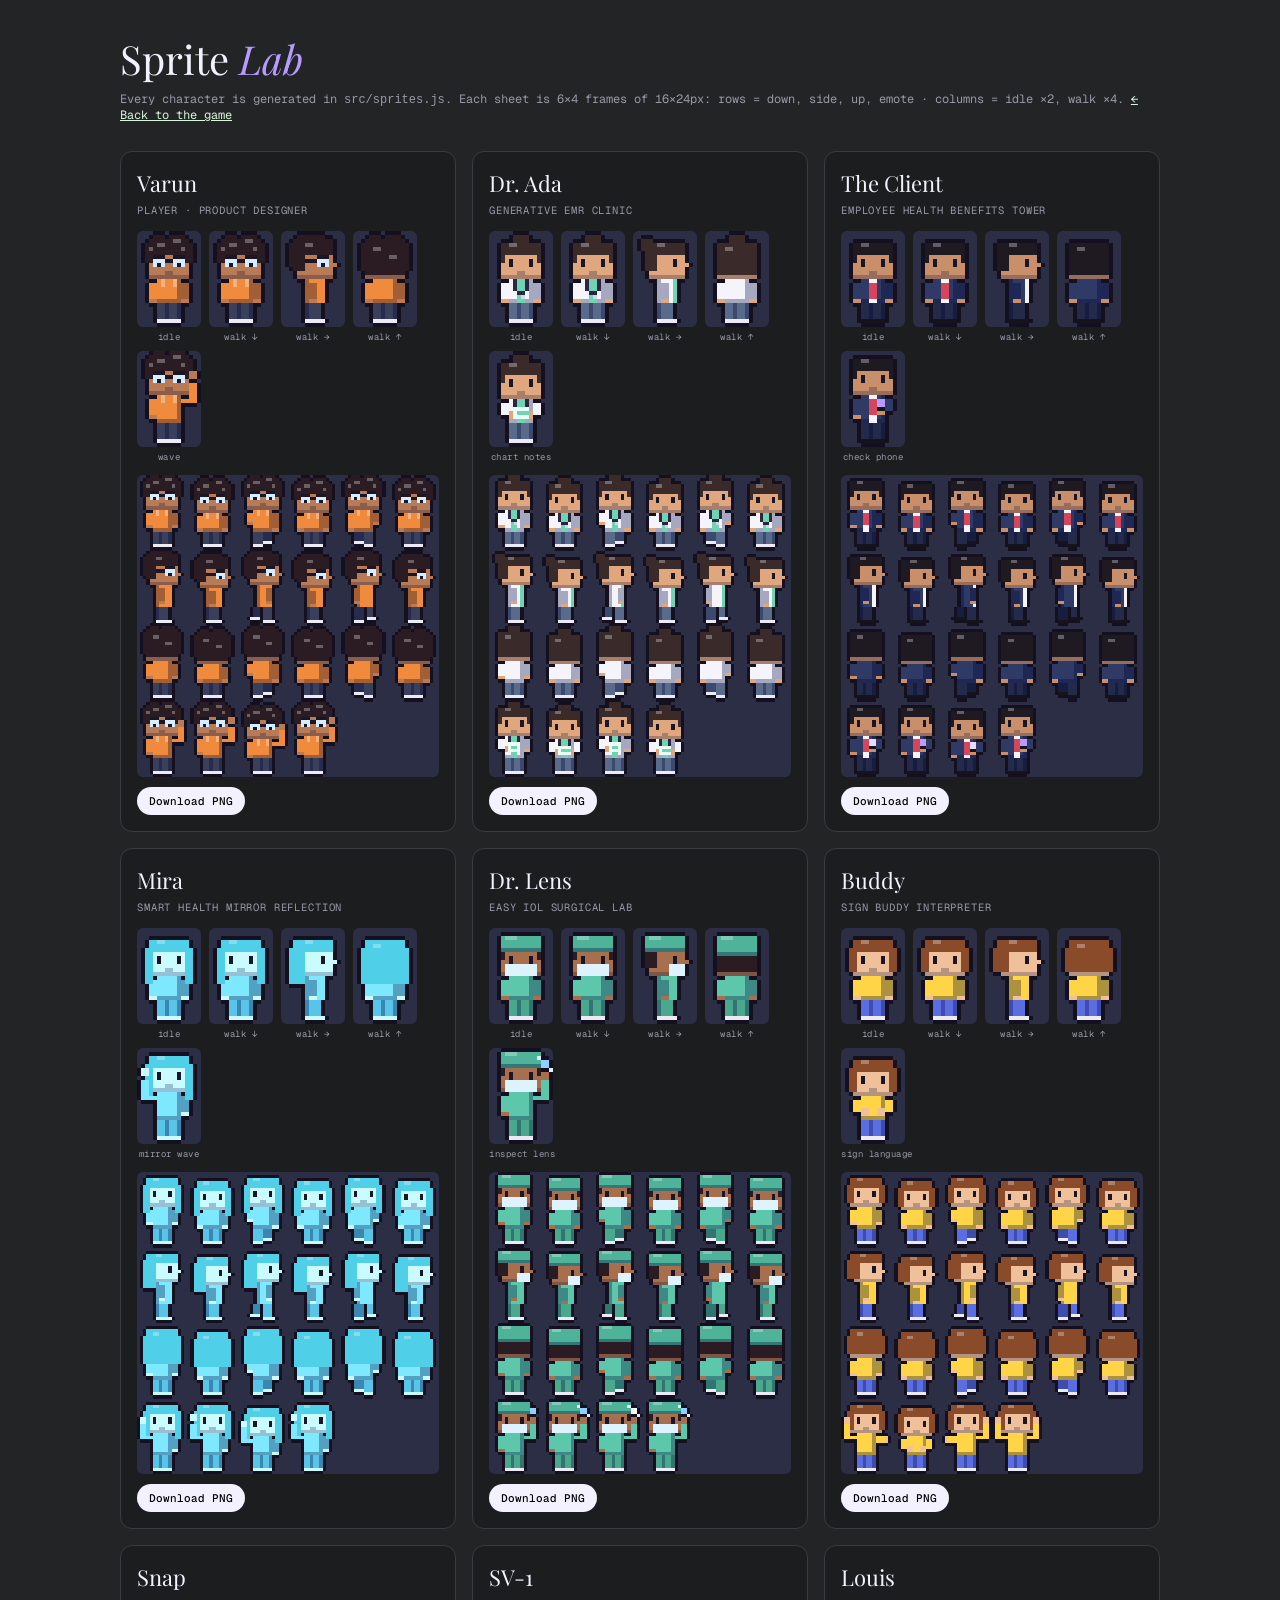
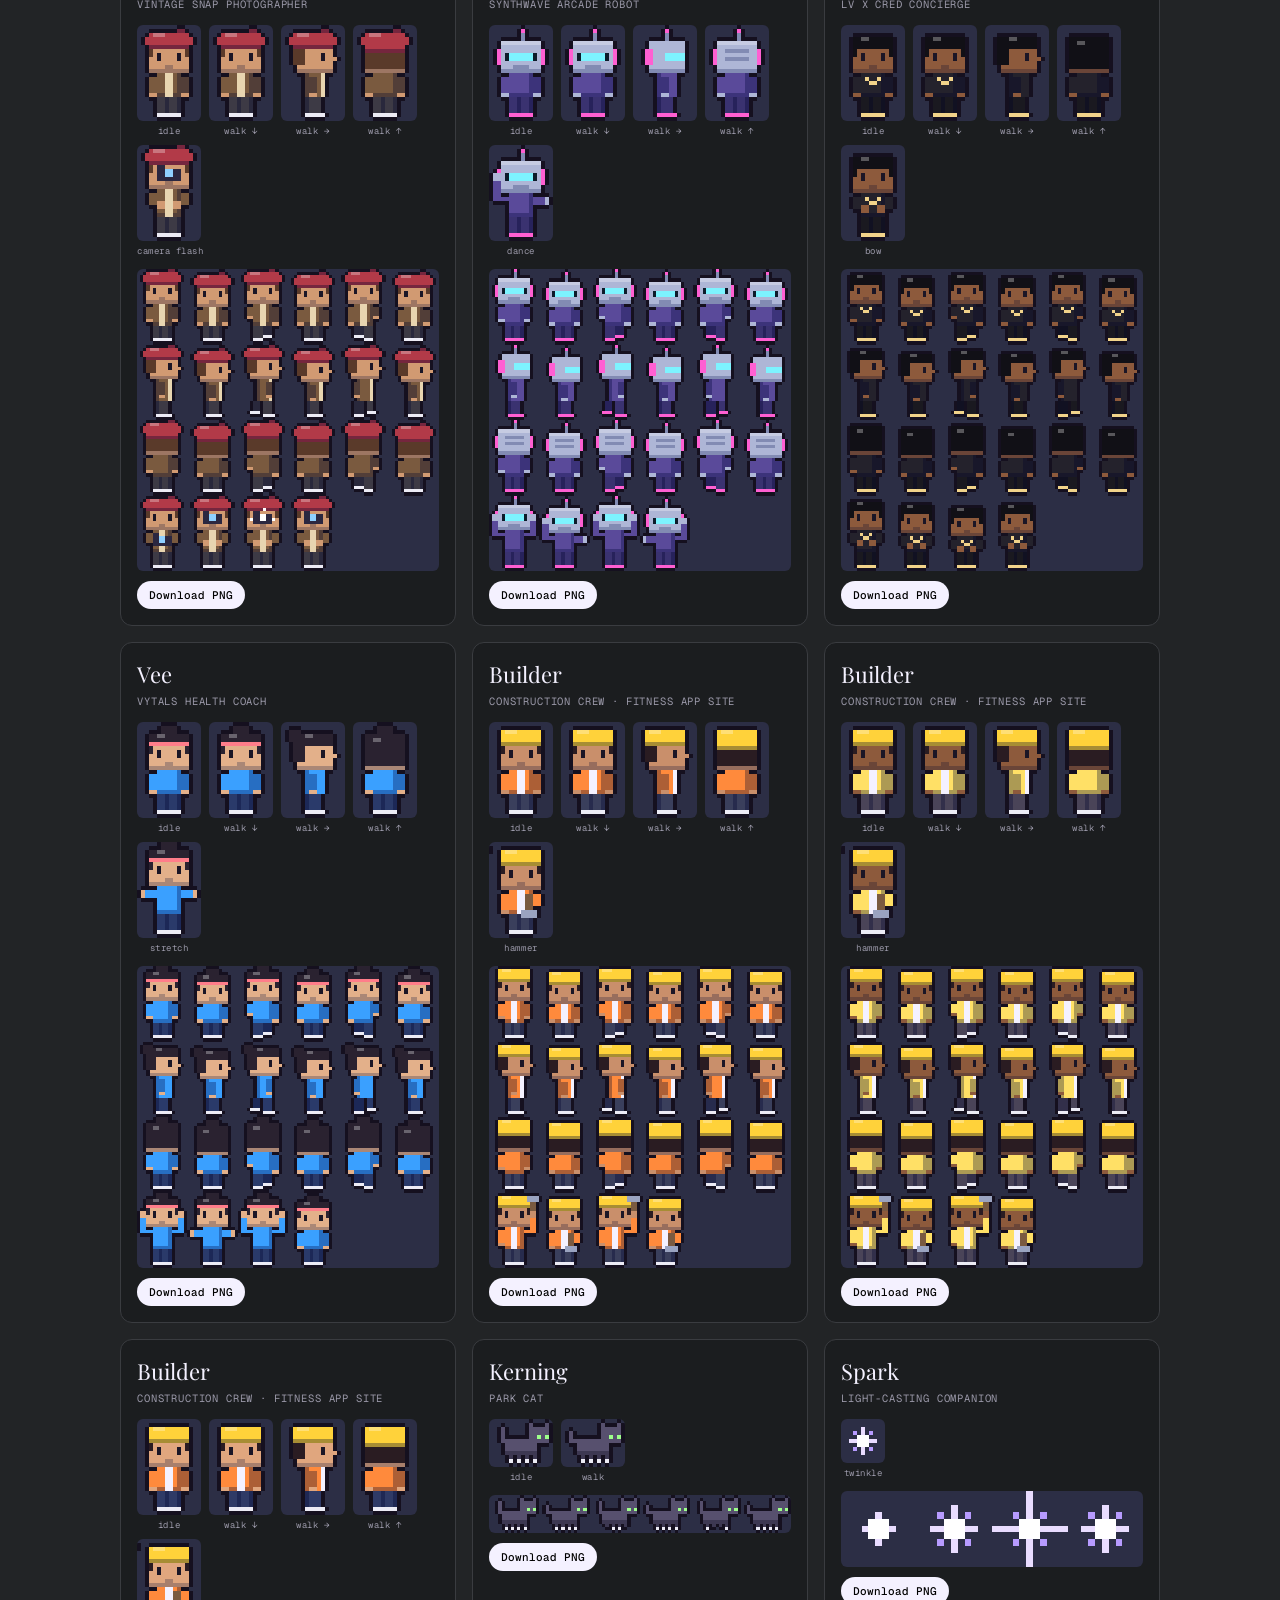
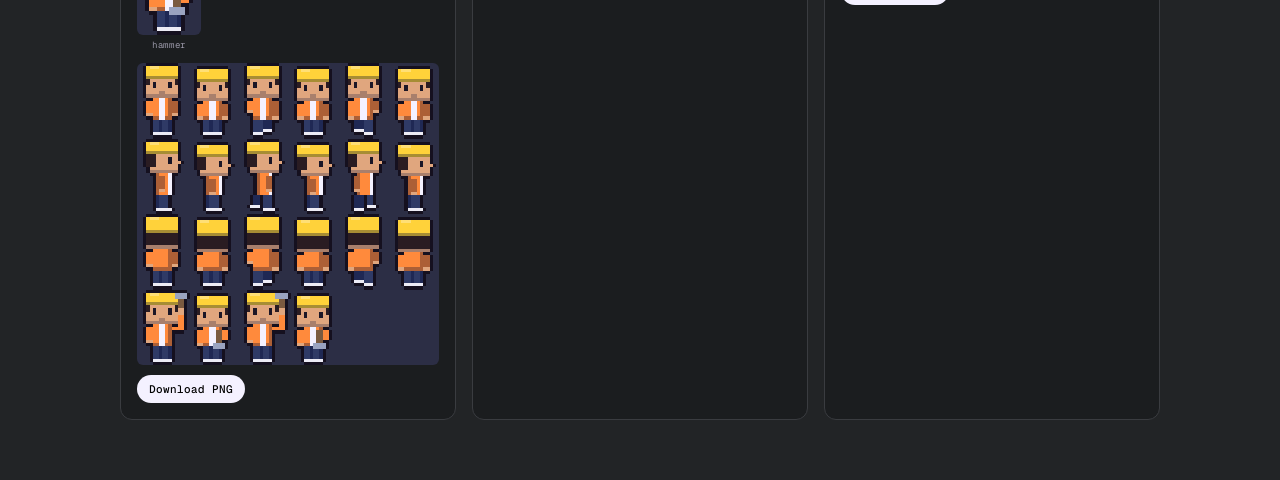
<file: sprites.html>
<!doctype html>
<html lang="en">
<head>
<meta charset="utf-8">
<meta name="viewport" content="width=device-width, initial-scale=1">
<title>Sprite Lab — Varun's District</title>
<link href="https://fonts.googleapis.com/css2?family=Geist+Mono:wght@400;500&family=Playfair+Display:ital@0;1&display=swap" rel="stylesheet">
<style>
  body { margin: 0; padding: 32px 20px 60px; background: #222426; color: #f4f1ff; font-family: 'Geist Mono', monospace; }
  main { max-width: 1040px; margin: 0 auto; }
  h1 { font: 400 40px 'Playfair Display', serif; margin: 0 0 6px; } h1 i { color: #b79bff; }
  p { color: #9a98a8; font-size: 12px; margin: 0 0 28px; } a { color: #d9f5dc; }
  .grid { display: grid; grid-template-columns: repeat(auto-fill, minmax(320px, 1fr)); gap: 16px; }
  .c { border: 1px solid #3a3c40; border-radius: 12px; padding: 16px; background: #1b1d1f; }
  .c h2 { font: 400 22px 'Playfair Display', serif; margin: 0; } .c small { color: #9a98a8; font-size: 10.5px; letter-spacing: .08em; text-transform: uppercase; }
  canvas { image-rendering: pixelated; background: #2c2e45; border-radius: 6px; display: block; }
  .anims { display: flex; gap: 8px; margin: 12px 0; flex-wrap: wrap; }
  .anims figure { margin: 0; text-align: center; font-size: 9px; color: #9a98a8; letter-spacing: .06em; } .anims canvas { margin-bottom: 4px; }
  .sheet { width: 100%; height: auto; }
  button { margin-top: 10px; padding: 7px 12px; border-radius: 999px; border: 0; background: #f4f1ff; font: 500 11px 'Geist Mono', monospace; cursor: pointer; }
</style>
</head>
<body>
<main>
  <h1>Sprite <i>Lab</i></h1>
  <p>Every character is generated in <code>src/sprites.js</code>. Each sheet is 6×4 frames of 16×24px: rows = down, side, up, emote · columns = idle ×2, walk ×4. <a href="index.html">← Back to the game</a></p>
  <div class="grid" id="grid"></div>
</main>
<script src="src/sprites.js"></script>
<script>
  const { FW, FH, chars, mk } = SPR, live = [];
  const grid = document.getElementById('grid');
  function card(title, sub) { const d = document.createElement('div'); d.className = 'c'; d.innerHTML = `<h2>${title}</h2><small>${sub}</small><div class="anims"></div>`; grid.appendChild(d); return d; }
  function preview(parent, label, w, h, drawFn) {
    const f = document.createElement('figure'), c = mk(w, h); c.style.width = w * 4 + 'px'; c.style.height = h * 4 + 'px';
    f.appendChild(c); f.appendChild(document.createTextNode(label)); parent.querySelector('.anims').appendChild(f);
    live.push(t => { const g = c.getContext('2d'); g.clearRect(0, 0, w, h); drawFn(g, t); });
  }
  function sheetView(parent, sheet, name) {
    const c = mk(sheet.width, sheet.height); c.className = 'sheet'; c.getContext('2d').drawImage(sheet, 0, 0); parent.appendChild(c);
    const b = document.createElement('button'); b.textContent = 'Download PNG';
    b.onclick = () => { const a = document.createElement('a'); a.download = name + '.png'; a.href = sheet.toDataURL(); a.click(); };
    parent.appendChild(b);
  }
  for (const id in chars) {
    const ch = chars[id], d = card(ch.spec.name, ch.spec.role);
    [['idle', 'idle_down'], ['walk ↓', 'walk_down'], ['walk →', 'walk_side'], ['walk ↑', 'walk_up'], [ch.spec.emoteName, 'emote']]
      .forEach(([label, anim]) => preview(d, label, FW, FH, (g, t) => SPR.frame(g, id, anim, t, 0, 0)));
    sheetView(d, ch.sheet, id);
  }
  { const d = card('Kerning', 'Park cat');
    preview(d, 'idle', 16, 12, (g, t) => g.drawImage(SPR.cat, (Math.floor(t * 1.2) % 2) * 16, 0, 16, 12, 0, 0, 16, 12));
    preview(d, 'walk', 16, 12, (g, t) => g.drawImage(SPR.cat, (2 + Math.floor(t * 8) % 4) * 16, 0, 16, 12, 0, 0, 16, 12));
    sheetView(d, SPR.cat, 'cat'); }
  { const d = card('Spark', 'Light-casting companion');
    preview(d, 'twinkle', 11, 11, (g, t) => g.drawImage(SPR.spark, (Math.floor(t * 7) % 4) * 11, 0, 11, 11, 0, 0, 11, 11));
    sheetView(d, SPR.spark, 'spark'); }
  (function loop(now) { live.forEach(f => f(now / 1000)); requestAnimationFrame(loop); })(0);
</script>
</body>
</html>
</file>
